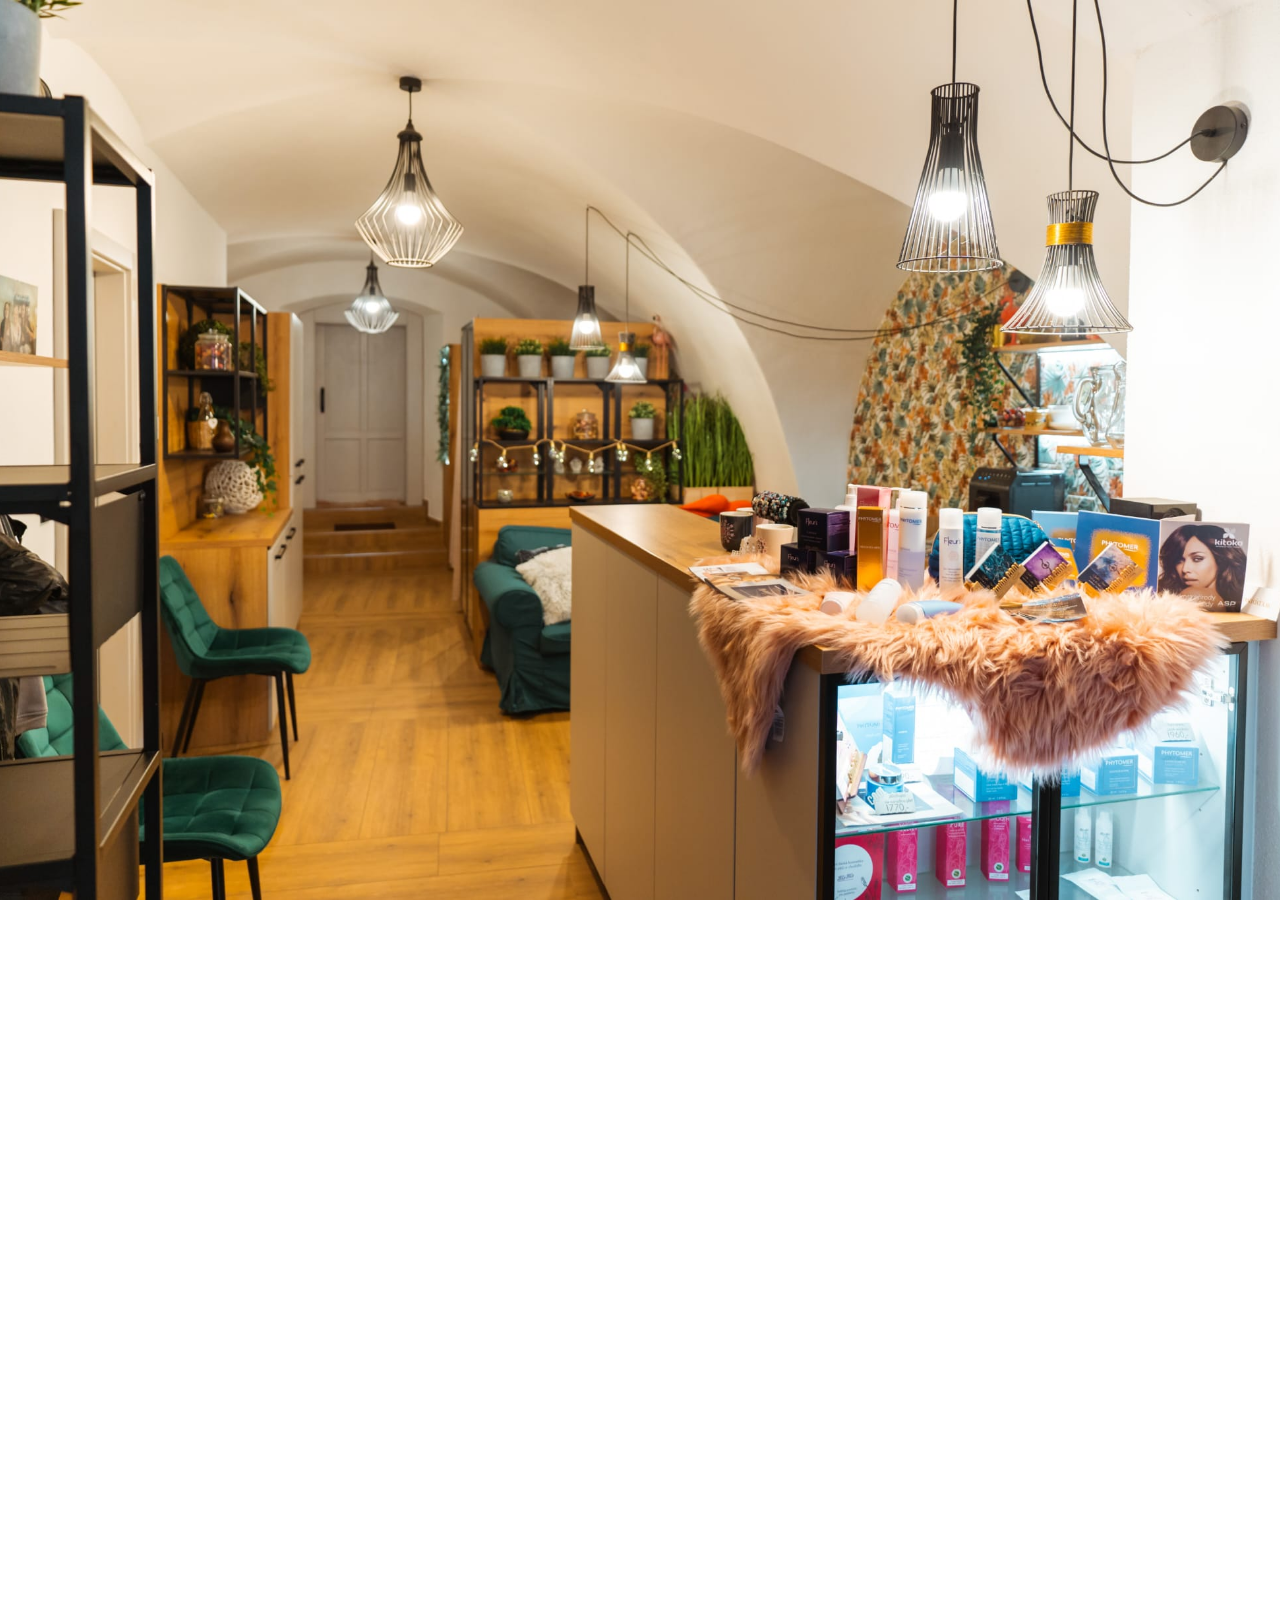
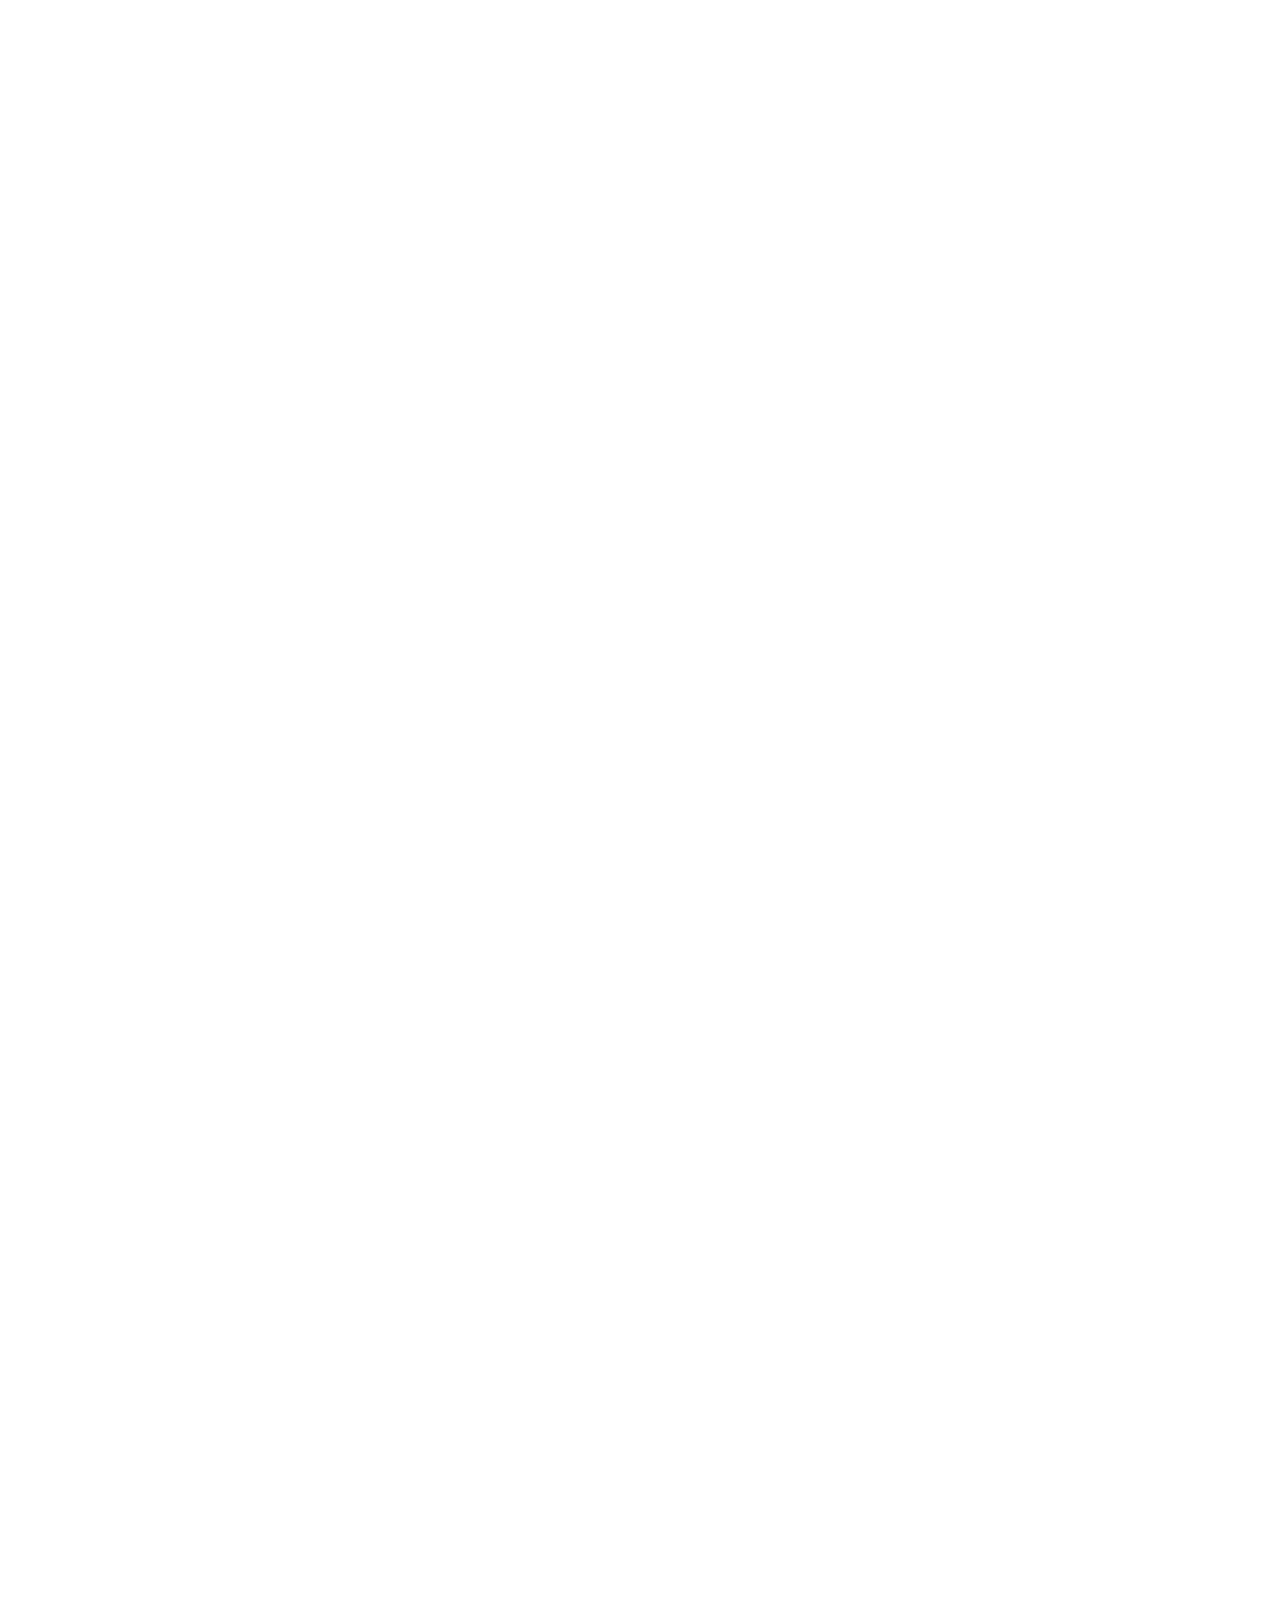
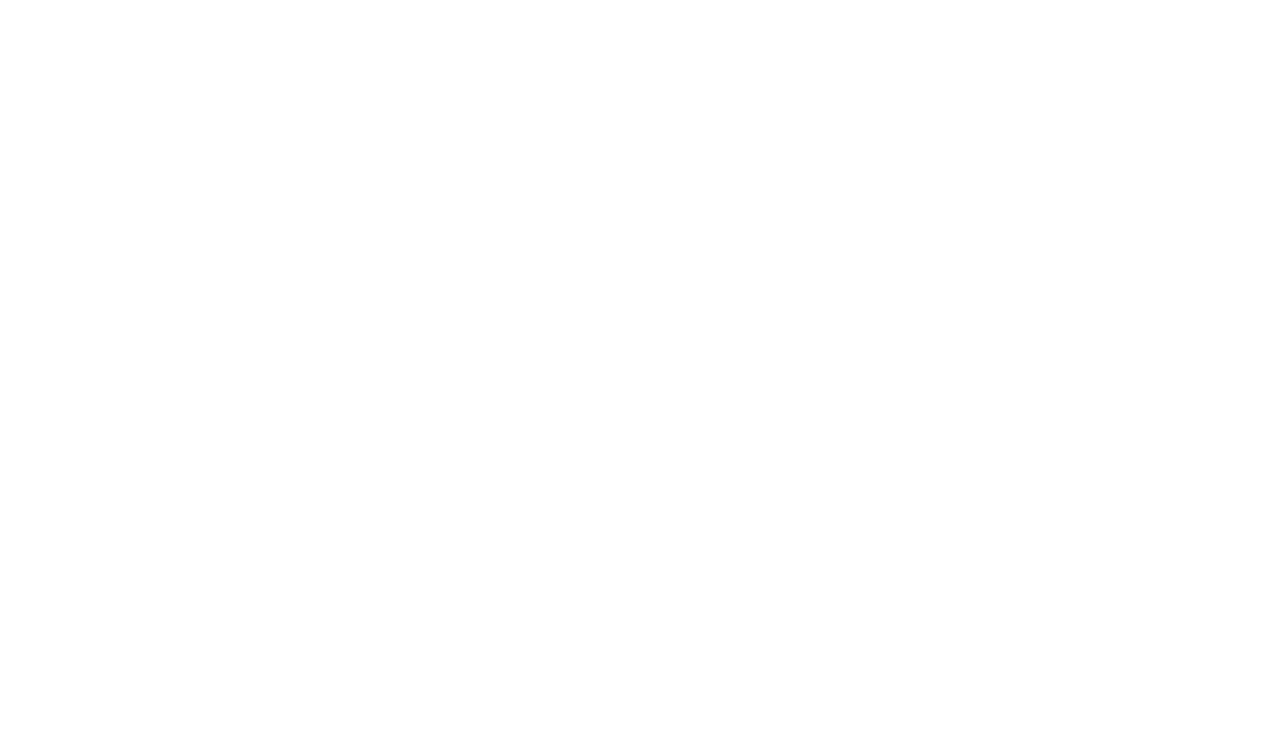
<file: index.html>
<!DOCTYPE html>
<html lang="cs">
<head>
  <meta charset="UTF-8" />
  <meta name="viewport" content="width=device-width, initial-scale=1.0" />
  <title>Vítejte | Studio COOL</title>
  <meta name="description" content="Studio COOL - kosmetika, kadeřnictví, řasy a masáže ve Velkém Meziříčí." />
  <link rel="stylesheet" href="css/style.css" />
</head>
<body>
<header>
  <div class="nav-container">
    <div class="hamburger-wrapper">
      <div class="hamburger" id="hamburger">
        <div></div><div></div><div></div>
      </div>
    </div>
    <nav>
      <ul class="nav-links">
        <li><a href="index.html" class="active">Vítejte</a></li>
        <li><a href="kosmetika.html">Kosmetika</a></li>
        <li><a href="rasy.html">Řasy</a></li>
        <li><a href="kadernictvi.html">Kadeřnictví</a></li>
        <li><a href="masaze.html">Masáže</a></li>
        <li><a href="kontakty.html">Kontakty</a></li>
      </ul>
    </nav>
  </div>
</header>

<main id="main">
  <section class="hero fade-in">
    <div class="hero-content">
      <h1>Nové studio ve Velkém Meziříčí</h1>
      <p>Ačkoliv ve starém domě, jsme nové, moderní studio na ulici Novosady. Nabízíme komplexní péči o vaše řasy, vlasy, vousy, ruce i nohy. Koukáme po nových trendech a neváháme se je naučit a přinášet je i Vám.</p>
    </div>
  </section>

  <section class="service-cards fade-in">
    <div class="service-card">
      <img src="img/galerieVitejte/kri14.jpg" alt="Kosmetika" />
      <div class="service-text">
        <h3>Kosmetika</h3>
        <p>Nabízím komplexní péči o vaši pleť a obličej…. Přijďte si odpočinout a nechte svoji pleť načerpat energii z moře při obličejových rituálech.</p>
        <a href="kosmetika.html" class="btn-link">Více o kosmetice</a>
      </div>
    </div>

    <div class="service-card">
      <img src="img/galerieVitejte/kri02.jpg" alt="Řasy" />
      <div class="service-text">
        <h3>Řasy</h3>
        <p>Nabízím péči o řasy. Nechte svoje oči prokouknout.
           A víte že obočí je první co je v obličeji vidět? Nabízím i komplexní péči o obočí - úprava, barvení,
           laminace obočí, vyměřování obočí pomocí nitě, barvení barvami Biosmetics…</p>
        <a href="rasy.html" class="btn-link">Více o řasách</a>
      </div>
    </div>

    <div class="service-card">
      <img src="img/galerieKadernictvi/hair3.jpg" alt="Kadeřnictví" />
      <div class="service-text">
        <h3>Kadeřnictví Alča</h3>
        <p>Profesionální kadeřnické služby pro dámy i pány — střih, barva i styling dle vašeho přání.</p>
        <a href="kadernictvi.html" class="btn-link">Více o kadeřnictví</a>
      </div>
    </div>

     <div class="service-card">
      <img src="img/galerieMasaze/masaz1.jpg" alt="Masáže">
      <div class="service-text">
        <h3>Masáže</h3>
        <p>Uvolněte napětí, dopřejte si odpočinek a načerpejte novou energii. V ceně je emulze, hudba i vyhřívané lehátko.</p>
        <a href="masaze.html" class="btn-link">Více o masážích</a>
      </div>
    </div>

    <div class="service-card">
      <img src="img/galerieVitejte/studio.jpg" alt="Naše provozovna" />
      <div class="service-text">
        <h3>Naše provozovna</h3>
        <p>Najdete nás v nově zrekonstruovaných prostorách starobylého domu bývalé židovské ulice Velkého Meziříčí. Moderní prostředí pro relaxaci i zkrášlení.</p>
      </div>
    </div>

    <div class="service-card">
      <img src="img/galerieVitejte/kosmetik2.jpg" alt="Dárkové poukazy" />
      <div class="service-text">
        <h3>Dárkové poukazy</h3>
        <p>Nabízíme dárkové poukazy v libovolné hodnotě. Neváhejte se zeptat po telefonu či sociální sítě a nebo osobně na provozovně. </p>
      </div>
    </div>
  </section>

  <section class="gallery-section fade-in">
    <h2>Fotogalerie studia</h2>
    <div class="gallery-container" id="homeGallery">
      <img src="img/galerieVitejte/kri25.jpg">
      <img src="img/galerieVitejte/kosmetik5.jpg">
      <img src="img/galerieVitejte/kri24.jpg">
      <img src="img/galerieVitejte/kri19.jpg">
      <img src="img/galerieVitejte/kosmetik1.jpg">
      <img src="img/galerieVitejte/kri20.jpg"> 
      <img src="img/galerieVitejte/kosmetik10.jpg">
      <img src="img/galerieVitejte/kri04.jpg">
    </div>
  </section>

  <section class="brand-section fade-in">
    <h2>Náš partner</h2>
    <div class="brand-grid">
      <img src="img/galerieVitejte/kri06.png" alt="Značka 1">

      
    </div>
  </section>
</main>

<footer>
  <div class="footer-blur fade-in">
    <p>© 2025 Kosmetika a Kadeřnictví</p>
  </div>
</footer>

<script src="js/script.js"></script>
<script>initGallery('homeGallery');</script>
</body>
</html>
</file>
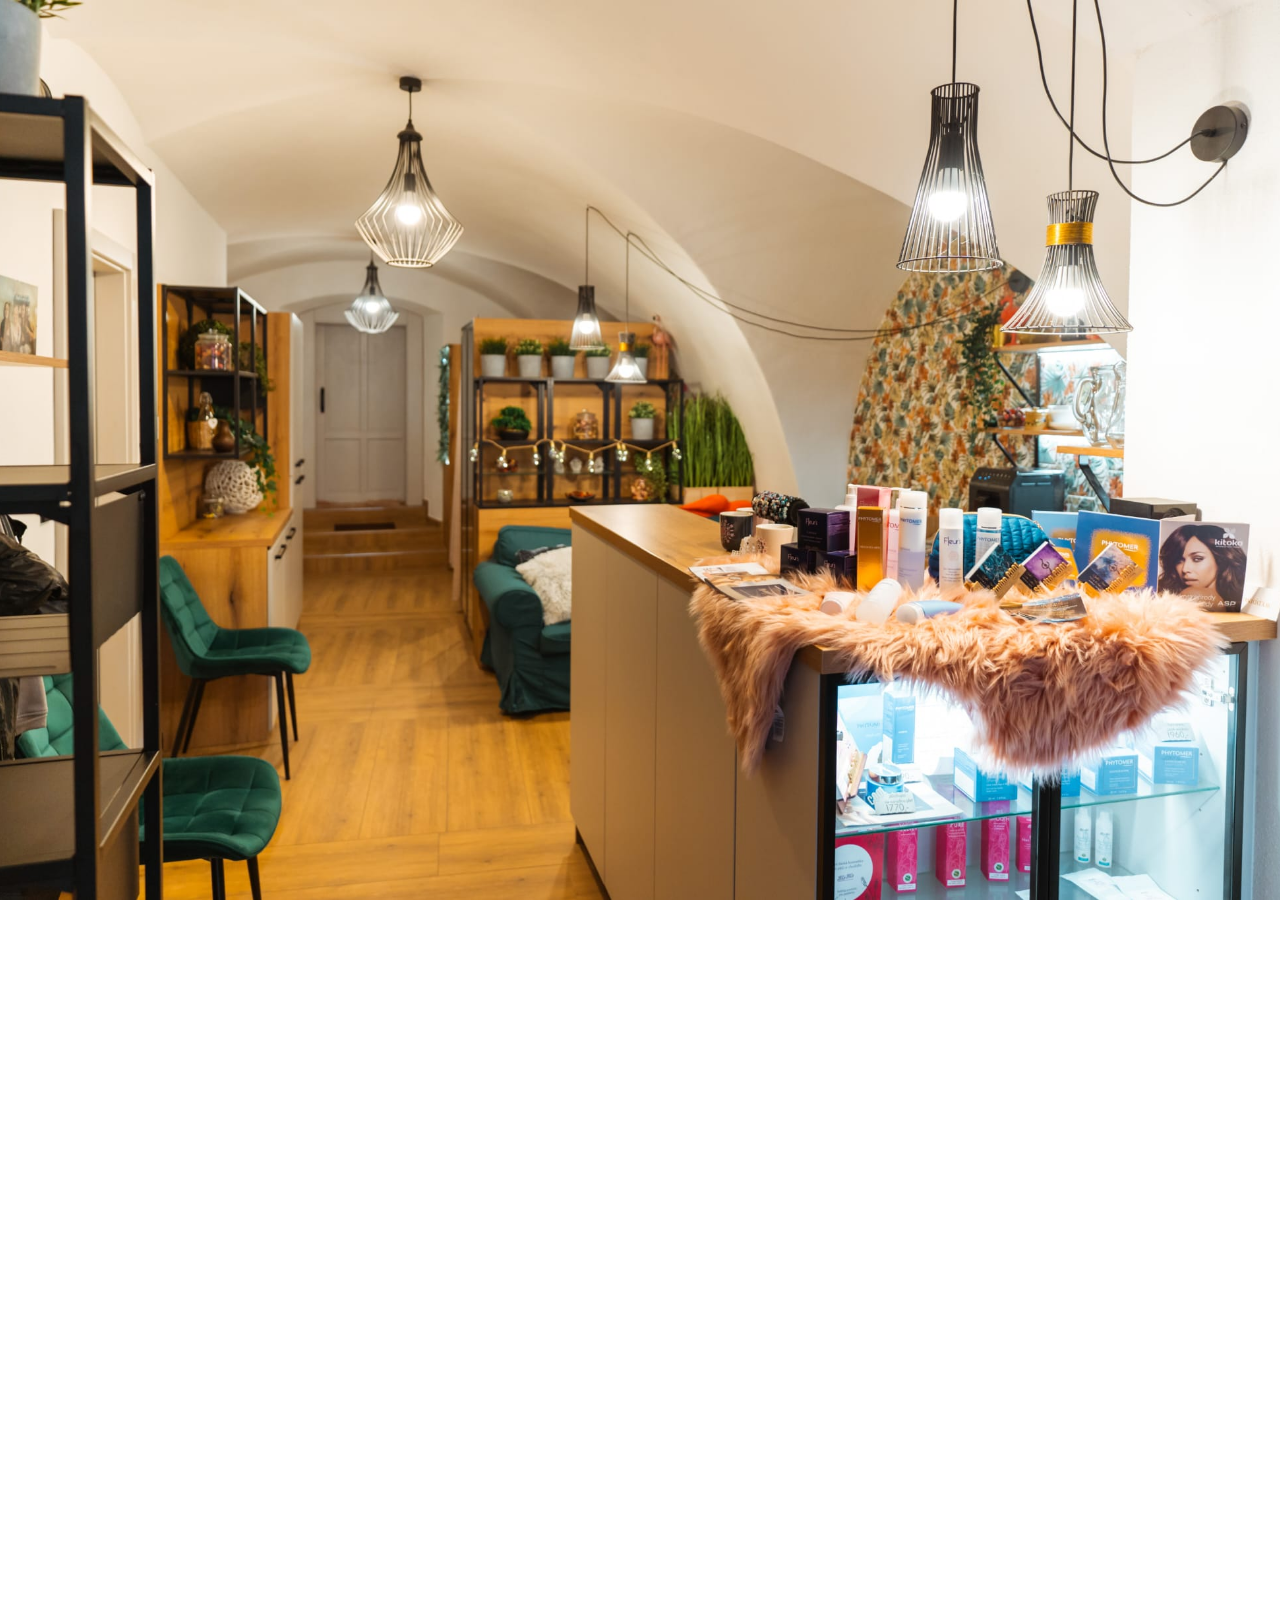
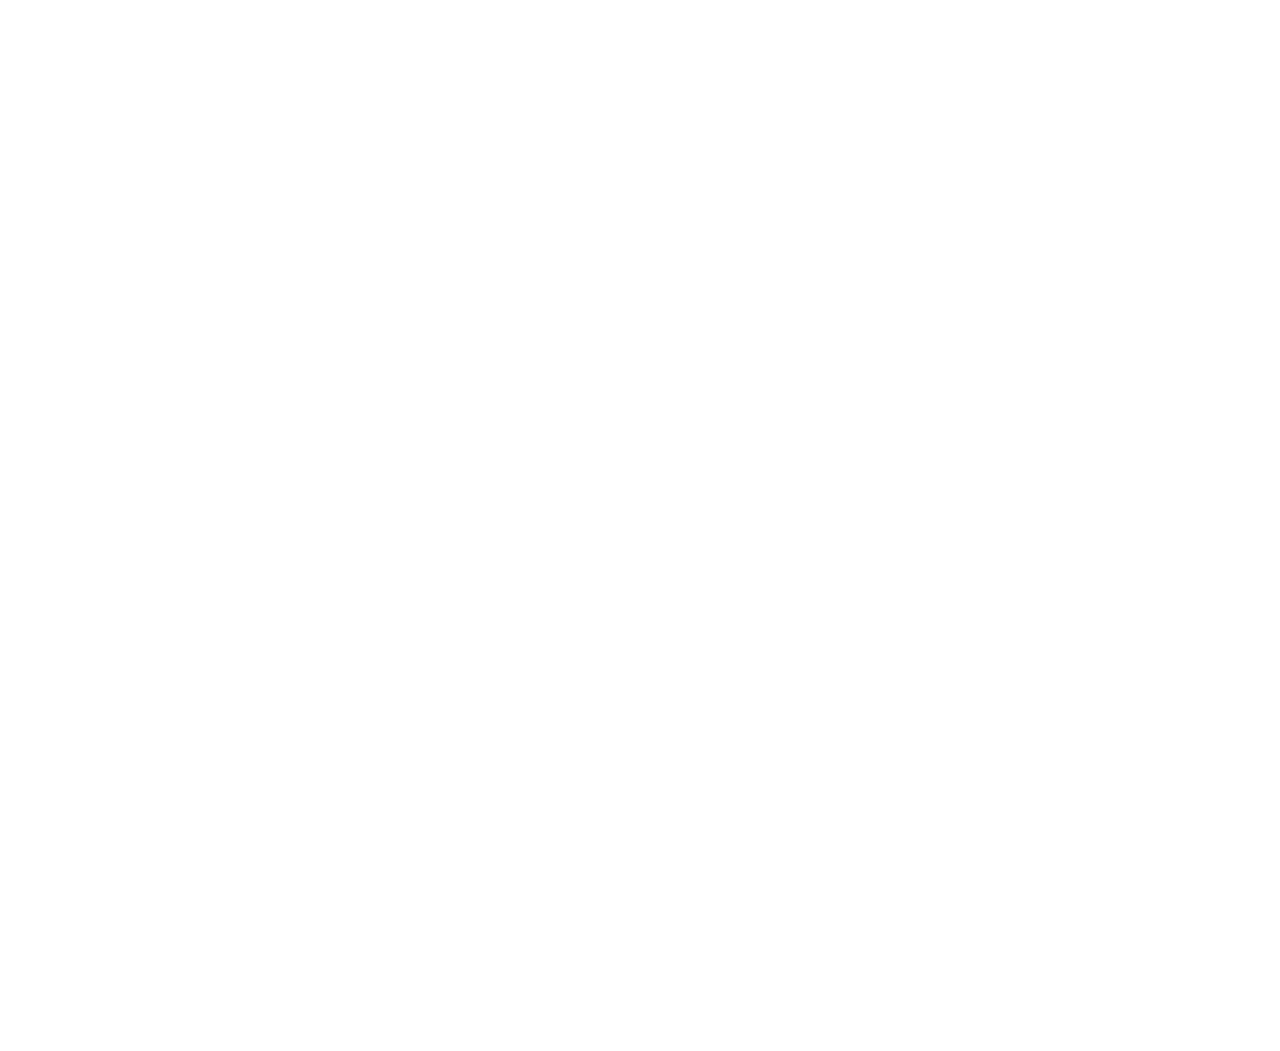
<file: kosmetika.html>
<!DOCTYPE html>
<html lang="cs">
<head>
<meta charset="UTF-8">
<meta name="viewport" content="width=device-width, initial-scale=1.0">
<title>Kosmetika | Studio COOL</title>
<meta name="description" content="Kompletní kosmetické ošetření pleti, peelingy, boj s akné a anti-aging péče se značkou Phytomer.">
<link rel="stylesheet" href="css/style.css">
</head>
<body>
<header>
  <div class="nav-container">
    <div class="hamburger-wrapper">
      <div class="hamburger" id="hamburger">
        <div></div><div></div><div></div>
      </div>
    </div>
    <nav>
      <ul class="nav-links">
        <li><a href="index.html">Vítejte</a></li>
        <li><a href="kosmetika.html" class="active">Kosmetika</a></li>
        <li><a href="rasy.html">Řasy</a></li>
        <li><a href="kadernictvi.html">Kadeřnictví</a></li>
        <li><a href="masaze.html">Masáže</a></li>
        <li><a href="kontakty.html">Kontakty</a></li>
      </ul>
    </nav>
  </div>
  <div class="nav-backdrop" id="navBackdrop"></div>
</header>

<main id="main">
  <section class="hero fade-in">
    <div class="hero-content">
      <h1>Kosmetické ošetření a relax</h1>
      <p>Zavřete na chvíli oči a zbavte se veškerých starostí a vychutnejte si ošetření, které hýčkají vaši pleť. To nejlepší pro Vaši pleť z moře. Phytomer = moře… kvalita… udržitelnost… dokonalá ošetření.</p>
    </div>
  </section>

  <section class="service-cards fade-in">
    <div class="service-card">
      <div class="service-text">
        <h3>Poskytované služby</h3>
        <p>Nabízím komplexní péči o vaši pleť a obličej. Přijďte si odpočinout a nechte svoji pleť načerpat energii z moře při obličejových rituálech s využitím moderních přístrojů.</p>
        <ul>
          <li>Exfoliace</li>
          <li>Kyselinové peelingy</li>
          <li>Boj s akné</li>
          <li>Regulace vrásek, pigmentových skvrn a celkové rozjasnění pleti</li>
          <li>Hydratace pleti</li>
          <li>Ultrazvuková špachtle</li>
          <li>Galvanická žehlička</li>
          <li>Ptd lampa</li>
          <li>Relaxační liftingové masáže obličeje</li>
          <li>Celkové ošetření pleti a dokonalý relax</li>
          <li>Masáž rukou během masky</li>
        </ul>
      </div>
    </div>

    <div class="service-card logo-above-text">
      <img src="img/galerieKosmetika/phtmr.jpg" alt="PHYTOMER Logo" class="phytomer-logo"/>
      <div class="service-text">
        <h3>PHYTOMER – To nejlepší z moře</h3>
        <p><strong>Moře, tradice, výzkum, udržitelnost, kvalita a účinky.</strong></p>
        <p>Přírodní mořská kosmetika bez živočišných složek. <strong>Patří mezi 5 % firem na světě</strong>, které mají certifikát a vizi na <strong>přírodní kosmetiku</strong> vůči environmentálnímu smýšlení. Zavřete na chvíli oči a vychutnejte si ošetření, které hýčká vaši pleť. Žádné živočišné složky.</p>
      </div>
    </div>
  </section>

  <div class="cenik-button-container fade-in">
    <button id="show-cenik-btn">Zobrazit ceník</button>
  </div>

  <section id="cenik-section" class="service-cards fade-in">
    <div class="service-detail-card">
      <div class="service-detail-text">
        <h3>Ošetření Hydra original ritual</h3>
        <p>Kombinuje vysoce účinné působení aktivních mořských ingrediencí s relaxační obličejovou masáží. Zanechává pleť vyživenou, revitalizovanou a jasnější než kdy dříve. Pomozte pleti obnovit její původní úroveň hydratace.</p>
        <ul>
          <li>odstranění make-upu a peeling</li>
          <li>čištění a detoxikace pokožky</li>
          <li>zahřívací maska na póry</li>
          <li>čištění ultrazvukovou špachtlí</li>
          <li>obličejová masáž</li>
          <li>sérum a maska</li>
          <li>aplikace krémů</li>
          <li>v ceně je úprava + barvení obočí</li>
        </ul>
        <div class="price-tag">1790 Kč</div>
      </div>
    </div>

    <div class="service-detail-card">
      <div class="service-detail-text">
        <h3>Ošetření OLIGOFORCE LUMINATION</h3>
        <p>Rozjasňující ošetření pro obnovu pleti s nedokonalostmi. Účinně bojuje proti pigmentovým skvrnám, vráskám a rozšířeným pórům, posiluje obranyschopnost pleti.</p>
        <ul>
          <li>odlíčení, mechanická exfoliace</li>
          <li>detoxikace + kyselinový peeling</li>
          <li>čištění ultrazvukem</li>
          <li>masáž, sérum, maska</li>
          <li>krémy + úprava a barvení obočí</li>
        </ul>
        <div class="price-tag">1790 Kč</div>
      </div>
    </div>

    <div class="service-detail-card">
      <div class="service-detail-text">
        <h3>Doucer Marine (zklidňující)</h3>
        <p>60–90 minut – péče pro citlivou pleť se sklonem k zarudnutí. Zjemňuje, chrání, snižuje pocit napětí a viditelnost žilek.</p>
        <div class="price-tag">1790 Kč</div>
      </div>
    </div>

    <div class="service-detail-card">
      <div class="service-detail-text">
        <h3>Extended Youth</h3>
        <p>60 minut – omlazení a restrukturalizace pleti, vyplnění vrásek. Pleť je pevnější a zářivější.</p>
        <div class="price-tag">1790 Kč</div>
      </div>
    </div>

    <!-- NOVÉ -->
    <div class="service-detail-card">
      <div class="service-detail-text">
        <h3>EXPERT YOUTH – PROTIVRÁSKOVÉ OŠETŘENÍ</h3>
        <p>90 minut – účinné ošetření pro omlazení a restrukturalizaci pleti. Hloubka vrásek se snižuje, pleť je pevnější a zářivější.</p>
        <div class="price-tag">1790 Kč</div>
      </div>
    </div>

    <div class="service-detail-card">
      <div class="service-detail-text">
        <h3>PIONEER – LUXUSNÍ OMLAZUJÍCÍ SUPREME RITUÁL</h3>
        <p>130 minut – mimořádné ošetření s okamžitým omlazením. Maximální biotechnologický výkon a výjimečná masáž.</p>
        <div class="price-tag">2190 Kč</div>
      </div>
    </div>
    <!-- /NOVÉ -->

    <div class="service-detail-card">
      <div class="service-detail-text">
        <h3>Teens 13–19 let</h3>
        <p>Sestavení ošetření na míru dle typu a potřeb pleti.</p>
        <ul>
          <li>čištění a detoxikace</li>
          <li>peeling, hloubkové čištění + ultrazvuk</li>
          <li>zažehlení vhodného séra</li>
          <li>detox maska, výživa a zklidnění</li>
          <li>v ceně je úprava + barvení obočí</li>
        </ul>
        <div class="price-tag">1090 Kč</div>
      </div>
    </div>
  </section>

  <section class="gallery-section fade-in">
    <h2>Fotogalerie kosmetika</h2>
    <div class="gallery-container" id="kosmetikaGallery">
      <img src="img/galerieKosmetika/kosmetika2.jpg" alt="">
      <img src="img/galerieKosmetika/kosmetik9.jpg" alt="">
      <img src="img/galerieKosmetika/kosmetika5.jpg" alt="">
      <img src="img/galerieKosmetika/kosmetik3.jpg" alt="">
      <img src="img/galerieKosmetika/kosmetik.jpg" alt="">
      <img src="img/galerieKosmetika/kri14.jpg" alt="">
      <img src="img/galerieKosmetika/kosmetika2.jpg" alt="">
      <img src="img/galerieKosmetika/kosmetik6.jpg" alt="">
      <img src="img/galerieKosmetika/produkty.jpg" alt="">
      <img src="img/galerieKosmetika/kosmetik11.jpg" alt="">
    </div>
  </section>
</main>

<footer>
  <div class="footer-blur fade-in">
    <p>© 2025 Kosmetika a Kadeřnictví</p>
  </div>
</footer>

<script src="js/script.js"></script>
<script>initGallery('kosmetikaGallery');</script>
</body>
</html>
</file>
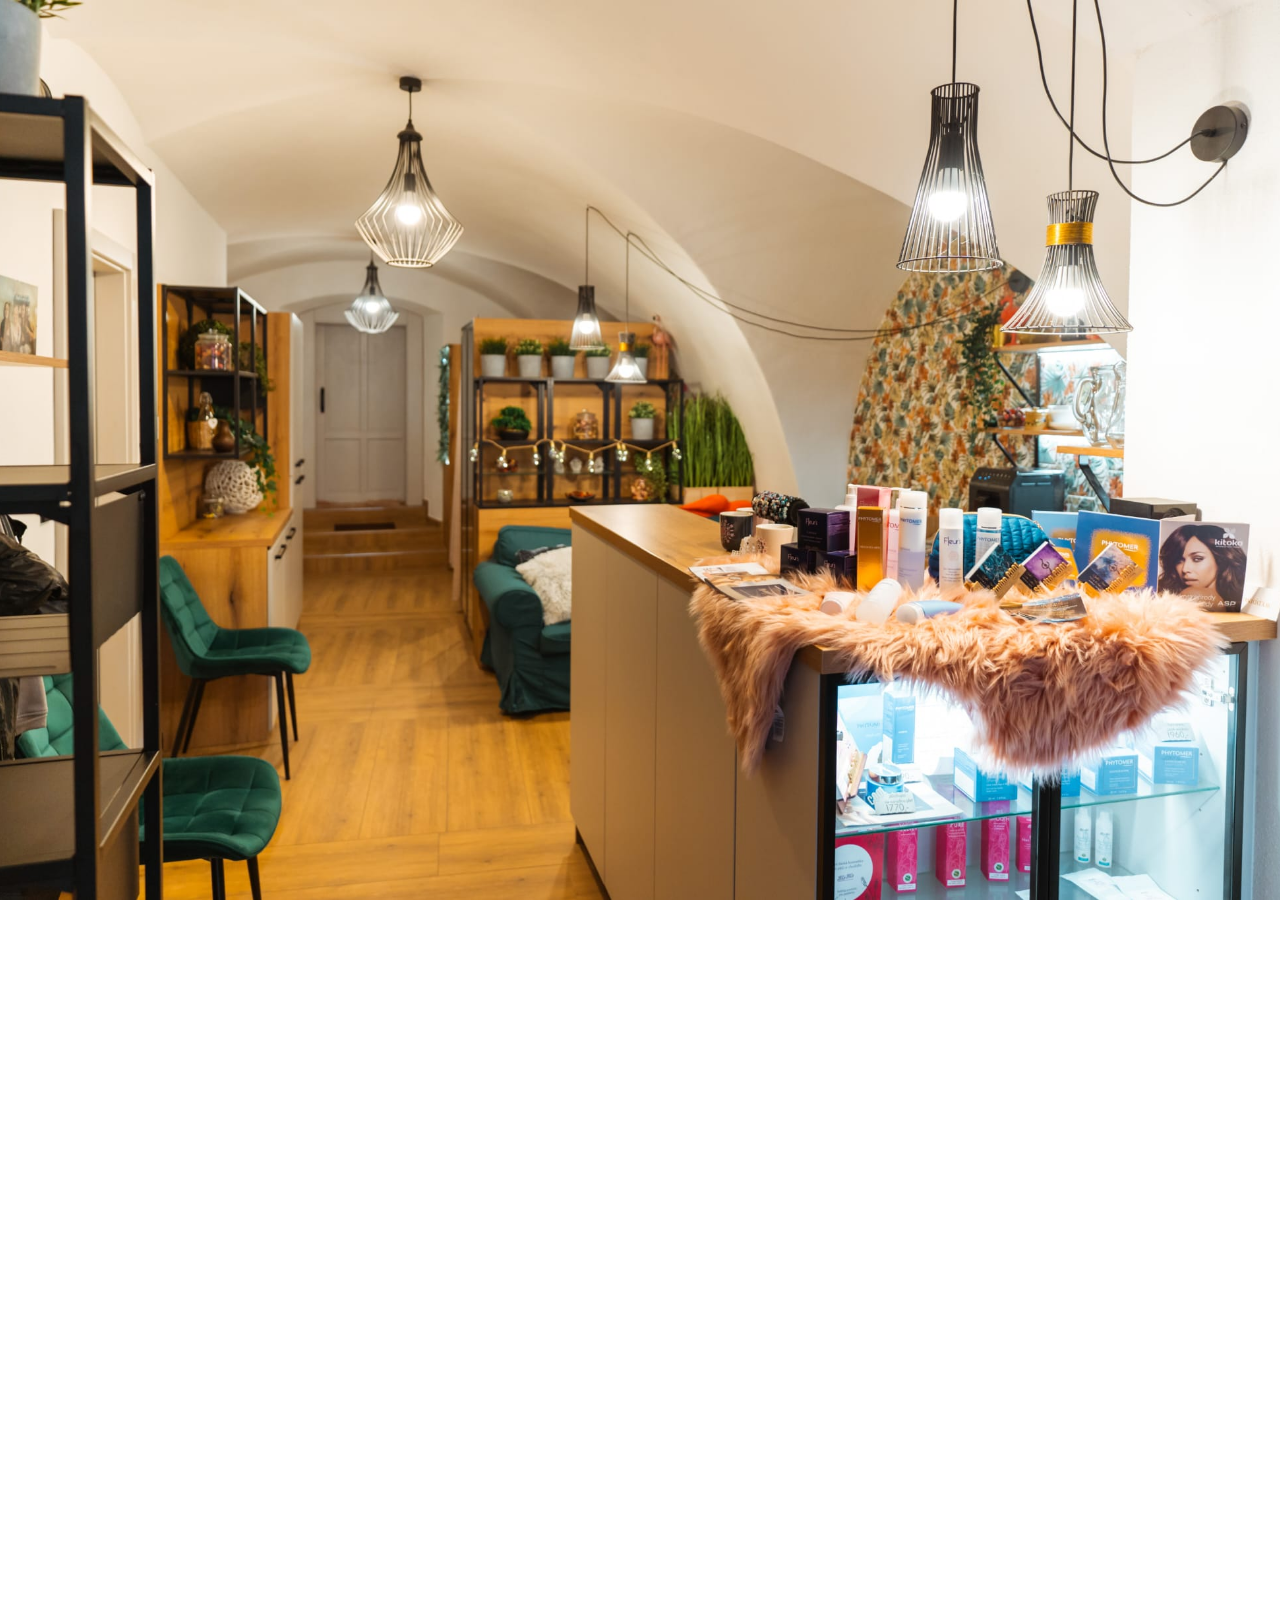
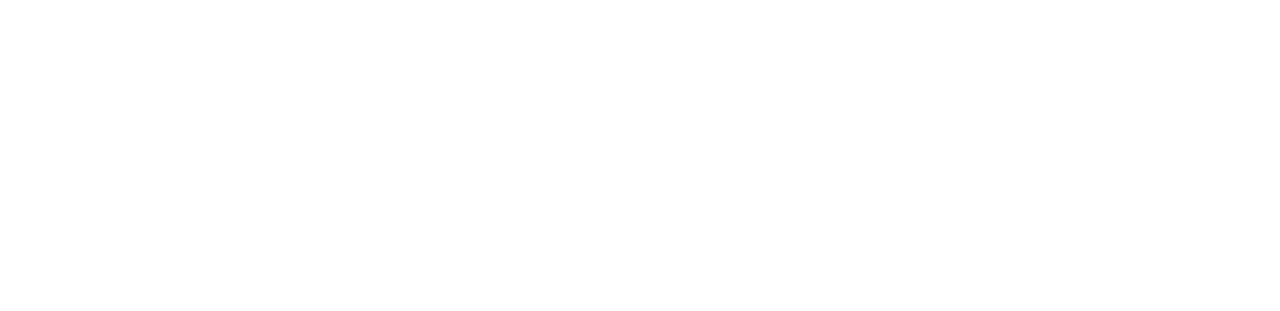
<file: masaze.html>
<!DOCTYPE html>
<html lang="cs">
<head>
<meta charset="UTF-8">
<meta name="viewport" content="width=device-width, initial-scale=1.0">
<title>Masáže | Studio COOL</title>
<meta name="description" content="Relaxační a sportovní masáže – nabídka služeb, ceník a fotografie.">
<link rel="stylesheet" href="css/style.css">
</head>
<body>
<header>
  <div class="nav-container">
    <div class="hamburger-wrapper">
      <div class="hamburger" id="hamburger">
        <div></div><div></div><div></div>
      </div>
    </div>
    <nav>
      <ul class="nav-links">
        <li><a href="index.html">Vítejte</a></li>
        <li><a href="kosmetika.html">Kosmetika</a></li>
        <li><a href="rasy.html">Řasy</a></li>
        <li><a href="kadernictvi.html">Kadeřnictví</a></li>
        <li><a href="masaze.html" class="active">Masáže</a></li>
        <li><a href="kontakty.html">Kontakty</a></li>
      </ul>
    </nav>
  </div>
  <div class="nav-backdrop" id="navBackdrop"></div>
</header>

<main id="main">
  <section class="hero fade-in">
    <div class="hero-content">
      <h1>Masáže studia COOL</h1>
      <p>Kdo chce jiným svítit, sám musí zářit. Nenechte bolavá záda omezit váš život a přijďte na relaxační masáž se sportovními prvky.</p>
    </div>
  </section>

  <section class="service-cards fade-in">
    <div class="service-card">
      <div class="service-text">
        <h3>Poskytované služby</h3>
        <p>Ulevím svalům, zlepšíte regeneraci a zrelaxujete hlavu i tělo. V ceně je emulze, hudba i vyhřívané lehátko.</p>
        <ul>
          <li>Relaxačně-sportovní masáž zad a šíje (cca 50 minut)</li>
          <li>Aplikace speciální prohřívací emulze</li>
          <li>Relaxační hudba a vyhřívané lehátko</li>
          <li>Doporučení domácí péče a cviků</li>
        </ul>
      </div>
    </div>
  </section>

  <div class="cenik-button-container fade-in">
    <button id="show-cenik-btn">Zobrazit ceník</button>
  </div>

  <section id="cenik-section" class="service-cards fade-in">
    <div class="service-detail-card">
      <div class="service-detail-text">
        <h3>Relaxačně-sportovní masáž zad a šíje</h3>
        <p>Komplexní péče o krční páteř, trapézy a bedra s důrazem na uvolnění a regeneraci.</p>
        <ul>
          <li>50 minut</li>
          <li>V ceně emulze, hudba i vyhřívané lehátko</li>
        </ul>
        <div class="price-tag">750 Kč</div>
      </div>
    </div>
  </section>

  <section class="gallery-section fade-in">
    <h2>Galerie masáže</h2>
    <div class="gallery-container" id="masazeGallery">
      <img src="img/galerieMasaze/masaz1.jpg" alt="">
      <img src="img/galerieMasaze/masaze2.jpg" alt="">
      <img src="img/galerieMasaze/masaze3.jpg" alt="">
      <img src="img/galerieMasaze/masaze4.jpg" alt="">
      <img src="img/galerieMasaze/masaze5.jpg" alt="">
      <img src="img/galerieMasaze/masaze6.jpg" alt="">
    </div>
  </section>
</main>

<footer>
  <div class="footer-blur fade-in">
    <p>© 2025 Kosmetika a Kadeřnictví</p>
  </div>
</footer>

<script src="js/script.js"></script>
<script>initGallery('masazeGallery');</script>
</body>
</html>
</file>
<file: css/style.css>
/* ====================
    Globální styl
==================== */
* {
  box-sizing: border-box;
  margin: 0;
  padding: 0;
  scrollbar-width: thin;
  scrollbar-color: rgba(255,255,255,0.3) rgba(255,255,255,0.1);
}
*::-webkit-scrollbar { height: 8px; width: 8px; }
*::-webkit-scrollbar-track { background: rgba(255, 255, 255, 0.1); border-radius: 10px; }
*::-webkit-scrollbar-thumb {
  background-color: rgba(255, 255, 255, 0.3);
  border-radius: 10px;
  border: 1px solid rgba(255, 255, 255, 0.2);
}
*::-webkit-scrollbar-thumb:hover { background-color: rgba(255, 255, 255, 0.5); }

body {
  font-family: 'Segoe UI', Tahoma, Geneva, Verdana, sans-serif;
  background: url('../img/galerieVitejte/kri13.jpg') center/cover fixed no-repeat;
  color: #fff;
  line-height: 1.6;
  font-size: 1.1rem;
  position: relative;
  z-index: 0;
  opacity: 0;
  animation: bodyFadeIn 1s ease forwards;
}
body::before {
  content: "";
  position: fixed;
  inset: 0;
  background-color: rgba(0,0,0,0.35);
  z-index: -1;
}

/* ====================
    Animace & Fade-in
==================== */
@keyframes fadeIn { from { opacity: 0; transform: translateY(20px); } to { opacity: 1; transform: translateY(0); } }
@keyframes fadeInUp { from { opacity: 0; transform: translateY(30px); } to { opacity: 1; transform: translateY(0); } }
@keyframes bodyFadeIn { from { opacity: 0; } to { opacity: 1; } }

.fade-in.visible { opacity: 1; transform: translateY(0); }
.fade-in { opacity: 0; transition: opacity 1s ease, transform 1s ease; transform: translateY(30px); }

header .nav-container { animation: fadeIn 1s ease forwards; }
.hero { animation: fadeIn 1s ease 0.2s forwards; }

/* ====================
    Header & Navigace
==================== */
header { position: relative; z-index: 1000; }

.nav-container {
  background: rgba(255, 255, 255, 0.15);
  backdrop-filter: blur(10px);
  border-radius: 15px;
  padding: 20px;
  margin: 30px auto 30px auto;
  max-width: 900px;
  display: flex;
  justify-content: space-between;
  align-items: center;
  box-shadow: 0 4px 15px rgba(0,0,0,0.25);
  font-size: 1.2rem;
  position: relative;
}
.nav-links { list-style: none; display: flex; gap: 30px; transition: max-height 0.4s ease; }
.nav-links a {
  color: white; text-decoration: none; font-weight: 600;
  padding: 10px 15px; border-radius: 8px; transition: background-color 0.3s; white-space: nowrap;
}
.nav-links a:hover, .nav-links a.active { background-color: rgba(255,255,255,0.25); }

/* Mobilní menu – základ */
.hamburger-wrapper {
  display: none;
  width: 55px; height: 55px;
  background: rgba(255,255,255,0.15);
  backdrop-filter: blur(10px);
  border-radius: 50%;
  align-items: center; justify-content: center;
  cursor: pointer; position: relative;
}
.hamburger { display: flex; flex-direction: column; gap: 6px; transition: transform 0.3s ease; }
.hamburger div { width: 26px; height: 3px; background-color: white; border-radius: 2px; transition: all 0.3s ease; }
.hamburger.active div:nth-child(1) { transform: rotate(45deg) translate(5px, 5px); }
.hamburger.active div:nth-child(2) { opacity: 0; }
.hamburger.active div:nth-child(3) { transform: rotate(-45deg) translate(6px, -6px); }

/* backdrop */
.nav-backdrop {
  position: fixed; inset: 0;
  background: rgba(0,0,0,0.45);
  opacity: 0; visibility: hidden;
  transition: opacity .3s ease, visibility .3s ease;
  z-index: 900;
}

main { transition: margin-top 0.4s ease; }

/* ====================
    Hero
==================== */
.hero {
  display: flex; justify-content: center; align-items: center;
  min-height: 80vh; text-align: center; margin-bottom: 30px;
}
.hero-content {
  background: rgba(255, 255, 255, 0.15); backdrop-filter: blur(10px);
  border-radius: 15px; padding: 40px; max-width: 900px; width: 100%;
  box-shadow: 0 4px 20px rgba(0,0,0,0.3);
  display: flex; flex-direction: column; align-items: center;
}
.hero h1 { font-size: 3rem; margin-bottom: 20px; text-shadow: 2px 2px 10px rgba(0,0,0,0.7); }
.hero p { font-size: 1.3rem; color: #f5f5f5; }

/* =========================================================
    Tlačítko a sekce Ceníku
========================================================= */
.cenik-button-container { text-align: center; margin: 0 auto 40px auto; max-width: 900px; }
#show-cenik-btn {
  padding: 15px 30px; font-size: 1.2rem; font-weight: bold;
  background-color: #a0f0ff; color: #000; box-shadow: 0 2px 10px rgba(0,0,0,0.5);
  border: none; cursor: pointer; border-radius: 8px;
  transition: background-color 0.3s, color 0.3s, transform 0.3s;
}
#show-cenik-btn:hover { background-color: #fff; transform: translateY(-2px); }

#cenik-section {
  max-height: 0; opacity: 0; overflow: hidden; margin: 0 auto;
  transition: max-height 0.8s ease-in-out, opacity 0.6s ease-in-out;
  visibility: hidden; padding: 0 20px;
}
#cenik-section.active { max-height: 5000px; opacity: 1; margin-top: 40px; margin-bottom: 40px; visibility: visible; }
#cenik-section .service-detail-card { opacity: 0; transform: translateY(20px); transition: opacity 0.5s ease, transform 0.5s ease; }
#cenik-section.active .service-detail-card { opacity: 1; transform: translateY(0); }
#cenik-section.active .service-detail-card:nth-child(1) { transition-delay: 0.1s; }
#cenik-section.active .service-detail-card:nth-child(2) { transition-delay: 0.2s; }
#cenik-section.active .service-detail-card:nth-child(3) { transition-delay: 0.3s; }
#cenik-section.active .service-detail-card:nth-child(4) { transition-delay: 0.4s; }
#cenik-section.active .service-detail-card:nth-child(5) { transition-delay: 0.5s; }

/* ====== karty ceníku – cena vpravo dole ====== */
.service-detail-card {
  display: flex;
  background: rgba(255, 255, 255, 0.15);
  backdrop-filter: blur(10px);
  border-radius: 15px;
  border: 2px solid rgba(255,255,255,0.25);
  overflow: hidden;
  margin-bottom: 0;
  transition: transform 0.3s ease;
  align-items: stretch;
  min-height: 350px;
  box-shadow: 0 6px 25px rgba(0,0,0,0.35);
}
.service-detail-card:nth-child(even) { flex-direction: row-reverse; }
.service-detail-card:hover { transform: translateY(-8px); box-shadow: 0 10px 35px rgba(0,0,0,0.5); }
.service-detail-card img {
  width: 220px; height: 220px; border-radius: 12px; margin: 20px; object-fit: cover; align-self: center;
}

.service-detail-text {
  display: grid;
  grid-template-rows: min-content min-content 1fr min-content;
  padding: 40px 30px;
  font-size: 1.1rem;
  width: 100%;
}
.service-detail-text h3 { margin-top: 0; margin-bottom: 10px; color: #a0f0ff; font-size: 1.5rem; }
.service-detail-text p { margin-bottom: 15px; }
.service-detail-text ul { list-style: none; padding-left: 0; margin-top: 10px; }
.service-detail-text li { padding-left: 1.5em; text-indent: -1.5em; margin-bottom: 8px; }
.service-detail-text li::before { content: '✓'; color: #a0f0ff; margin-right: 10px; font-weight: bold; }

.service-detail-text .price-tag {
  justify-self: end;
  align-self: end;
  font-weight: bold;
  font-size: 1.8rem;
  color: #000;
  padding: 10px 20px;
  background: #a0f0ff;
  border-radius: 8px;
  box-shadow: 1px 1px 5px rgba(0,0,0,0.5);
}

/* =========================================================
    Karty služeb / nadpisů
========================================================= */
.service-cards {
  max-width: 900px; margin: 0 auto 40px auto;
  display: flex; flex-direction: column; gap: 35px; padding: 0 20px;
}
.service-card {
  display: flex; background: rgba(255, 255, 255, 0.15); backdrop-filter: blur(10px);
  border-radius: 15px; border: 2px solid rgba(255,255,255,0.25);
  overflow: hidden; flex-wrap: wrap; width: 100%;
  transition: transform 0.3s ease, box-shadow 0.3s ease;
}
.service-card:hover { transform: translateY(-5px); box-shadow: 0 8px 25px rgba(0,0,0,0.4); }
.service-card img { width: 350px; object-fit: cover; }
.service-text {
  padding: 40px 35px; /* sjednocené odsazení uvnitř boxů */
  flex: 1;
  display: flex;
  flex-direction: column;
  justify-content: center;
}

/* Loga / obrázky nad textem */
.service-card.logo-above-text { flex-direction: column; align-items: center; text-align: center; }
.service-card.logo-above-text img.phytomer-logo {
  width: 220px; max-width: 70%; height: auto; object-fit: contain;
  padding: 20px; margin: 0 auto;
}
.service-text h3 { font-size: 1.8rem; margin-bottom: 15px; color: #a0f0ff; }
.service-text p { font-size: 1.1rem; margin-bottom: 15px; }

.btn-link {
  display: inline-block; margin-top: auto; padding: 10px 18px;
  background: rgba(0,0,0,0.3); color: white; text-decoration: none; border-radius: 5px; transition: 0.3s; align-self: flex-start;
}
.btn-link:hover { background: rgba(0,0,0,0.5); }

/* Info okno – vysvětlivky u ŘASY */
.info-window {
  background: rgba(255,255,255,0.15);
  border: 2px solid rgba(255,255,255,0.25);
  border-radius: 15px;
  backdrop-filter: blur(10px);
  padding: 24px;
}
.info-window h3 { color: #a0f0ff; margin-bottom: 8px; }
.info-window h4 { color: #a0f0ff; margin: 12px 0 6px; }
.info-window ul { list-style: none; margin-top: 6px; }
.info-window li { margin: 6px 0; padding-left: 1.2em; text-indent: -1.2em; }
.info-window li::before { content: '• '; color: #a0f0ff; }

/* ====================
    Brand Section (oprava „Náš partner“)
==================== */
.brand-section {
  background: rgba(255, 255, 255, 0.15);
  backdrop-filter: blur(10px);
  border-radius: 15px;
  padding: 50px 30px;
  margin: 40px auto;
  max-width: 900px;
  text-align: center;
  box-shadow: 0 4px 15px rgba(0,0,0,0.25);
}
.brand-grid {
  display: grid;
  grid-template-columns: repeat(auto-fit, minmax(120px, 1fr));
  gap: 25px;
  justify-items: center;
  align-items: center;
  width: 100%;
}
.brand-grid img {
  max-width: 160px;
  width: 100%;
  height: auto;
  filter: none;
  transition: transform 0.25s ease;
}
.brand-grid img:hover { transform: scale(1.06); }

/* ====================
    Gallery
==================== */
.gallery-section {
  padding: 40px 20px; max-width: 900px; margin: 0 auto 40px auto;
  background: rgba(255,255,255,0.15); backdrop-filter: blur(10px); border-radius: 15px;
}
.gallery-section h2 { font-size: 2rem; margin-bottom: 20px; text-align: center; }

.gallery-container {
  display: flex; overflow-x: auto; gap: 15px; padding-bottom: 10px; cursor: grab;
}
.gallery-container.active { cursor: grabbing; }
.gallery-container img {
  height: 200px; border-radius: 10px; flex-shrink: 0; transition: transform 0.3s, box-shadow 0.3s; object-fit: cover;
}
.gallery-container img:hover { transform: scale(1.05); box-shadow: 0 5px 15px rgba(0,0,0,0.5); }

/* ====================
    Kontakty – OPRAVA (skleněné karty + grid)
==================== */
.contact-info, .map-section {
  padding: 30px 20px; max-width: 900px; margin: 0 auto 40px auto;
  background: rgba(255,255,255,0.15);
  border: 2px solid rgba(255,255,255,0.25);
  border-radius: 15px;
  box-shadow: 0 4px 15px rgba(0,0,0,0.25);
  backdrop-filter: blur(10px);
}
.contact-info h2, .map-section h2 { font-size: 2rem; margin-bottom: 20px; text-align: center; }

.contact-person-grid {
  display: grid;
  grid-template-columns: repeat(auto-fit, minmax(280px, 1fr));
  gap: 30px;
  margin-top: 30px;
}
.person-card {
  background: rgba(255,255,255,0.12);
  border: 2px solid rgba(255,255,255,0.25);
  border-radius: 15px;
  box-shadow: 0 6px 20px rgba(0,0,0,0.3);
  backdrop-filter: blur(8px);
  padding: 24px;
  text-align: center;
  transition: transform .25s ease, box-shadow .25s ease;
}
.person-card:hover { transform: translateY(-4px); box-shadow: 0 10px 28px rgba(0,0,0,0.4); }
.person-card img {
  width: 110px; height: 110px; border-radius: 50%; object-fit: cover;
  margin-bottom: 12px; border: 3px solid #a0f0ff;
}
.person-card h3 { margin-bottom: 6px; }
.person-card p { opacity: .95; }

.contact-links {
  margin-top: 14px; display: flex; justify-content: center; gap: 16px;
}
.contact-links a {
  color: white; font-size: 1.4rem; line-height: 1;
  display: inline-flex; align-items: center; justify-content: center;
  width: 38px; height: 38px; border-radius: 50%;
  background: rgba(0,0,0,0.25);
  transition: background .25s ease, transform .2s ease, color .25s ease;
}
.contact-links a:hover { color: #a0f0ff; background: rgba(0,0,0,0.4); transform: translateY(-1px); }

.map-section .map { overflow: hidden; border-radius: 10px; margin-top: 20px; box-shadow: 0 2px 10px rgba(0,0,0,0.5); }
.map-section iframe { display: block; width: 100%; height: 350px; border: 0; }

/* ====================
    Footer – centrování
==================== */
footer { padding: 20px 0 40px; }
.footer-blur {
  background: rgba(255, 255, 255, 0.15);
  backdrop-filter: blur(10px);
  border-radius: 15px;
  max-width: 900px;
  margin: 40px auto;
  text-align: center;
  box-shadow: 0 4px 15px rgba(0,0,0,0.25);
}
.footer-blur p { margin: 0; font-weight: 600; }

/* ====================
    Responsivita
==================== */
@media (max-width: 1024px) {
  .service-card { flex-direction: column; }
  .service-card.logo-above-text { flex-direction: column; }
  .service-card.logo-above-text img.phytomer-logo { max-width: 260px; }
  .service-detail-card, .service-detail-card:nth-child(even) { flex-direction: column; }
  .service-card img, .service-detail-card img { width: 100%; max-height: 300px; }
  .service-text .btn-link { align-self: flex-start; }
  .hero h1 { font-size: 2.5rem; }
  .hero p { font-size: 1.1rem; }
}

@media (max-width: 768px) {
  /* výkon: na mobilech vypnout fixed background (může lagovat) */
  body { background-attachment: scroll !important; }

  .nav-container, .hero-content, .brand-section, .gallery-section, .contact-info, .map-section, .footer-blur, .service-cards {
    margin-left: 10px; margin-right: 10px;
  }

  /* Hamburger jen jako ikonka, bez bubliny kolem */
  .hamburger-wrapper {
    display: flex;
    margin-right: 8px;
    width: auto; height: auto;
    background: transparent;
    backdrop-filter: none;
    border-radius: 0;
    padding: 12px;
  }
  .hamburger div { width: 24px; height: 3px; }

  /* Navigace – jednoduchý box pod headerem, tlačí obsah dolů */
  nav { width: 100%; position: static; }
  .nav-links {
    flex-direction: column;
    gap: 6px;
    max-height: 0;
    overflow: hidden;
    font-size: 1.05rem;
    width: 100%;
    padding: 0 0;
    background: rgba(0,0,0,0.35);
    border-radius: 0 0 12px 12px;
    box-shadow: 0 4px 12px rgba(0,0,0,0.25);
    transition: max-height 0.35s ease, padding 0.25s ease;
  }
  .nav-links li { padding: 0; }
  .nav-links a { display: block; padding: 12px 14px; }
  .nav-links.active {
    max-height: 420px;
    padding: 8px 8px 12px;
  }

  /* na mobilu není potřeba overlay/backdrop/margin hack */
  main.menu-open { margin-top: 0 !important; }
  body.menu-open .nav-backdrop { opacity: 0; visibility: hidden; }

  .hero { min-height: 50vh; }
  .hero-content { padding: 25px 15px; }
  .hero h1 { font-size: 1.8rem; }
  .hero p { font-size: 1rem; }

  .service-detail-text .price-tag { justify-self: end; align-self: end; margin-top: 16px; }
  .gallery-container img { height: 150px; }

  .person-card img { width: 100px; height: 100px; }
}
</file>
